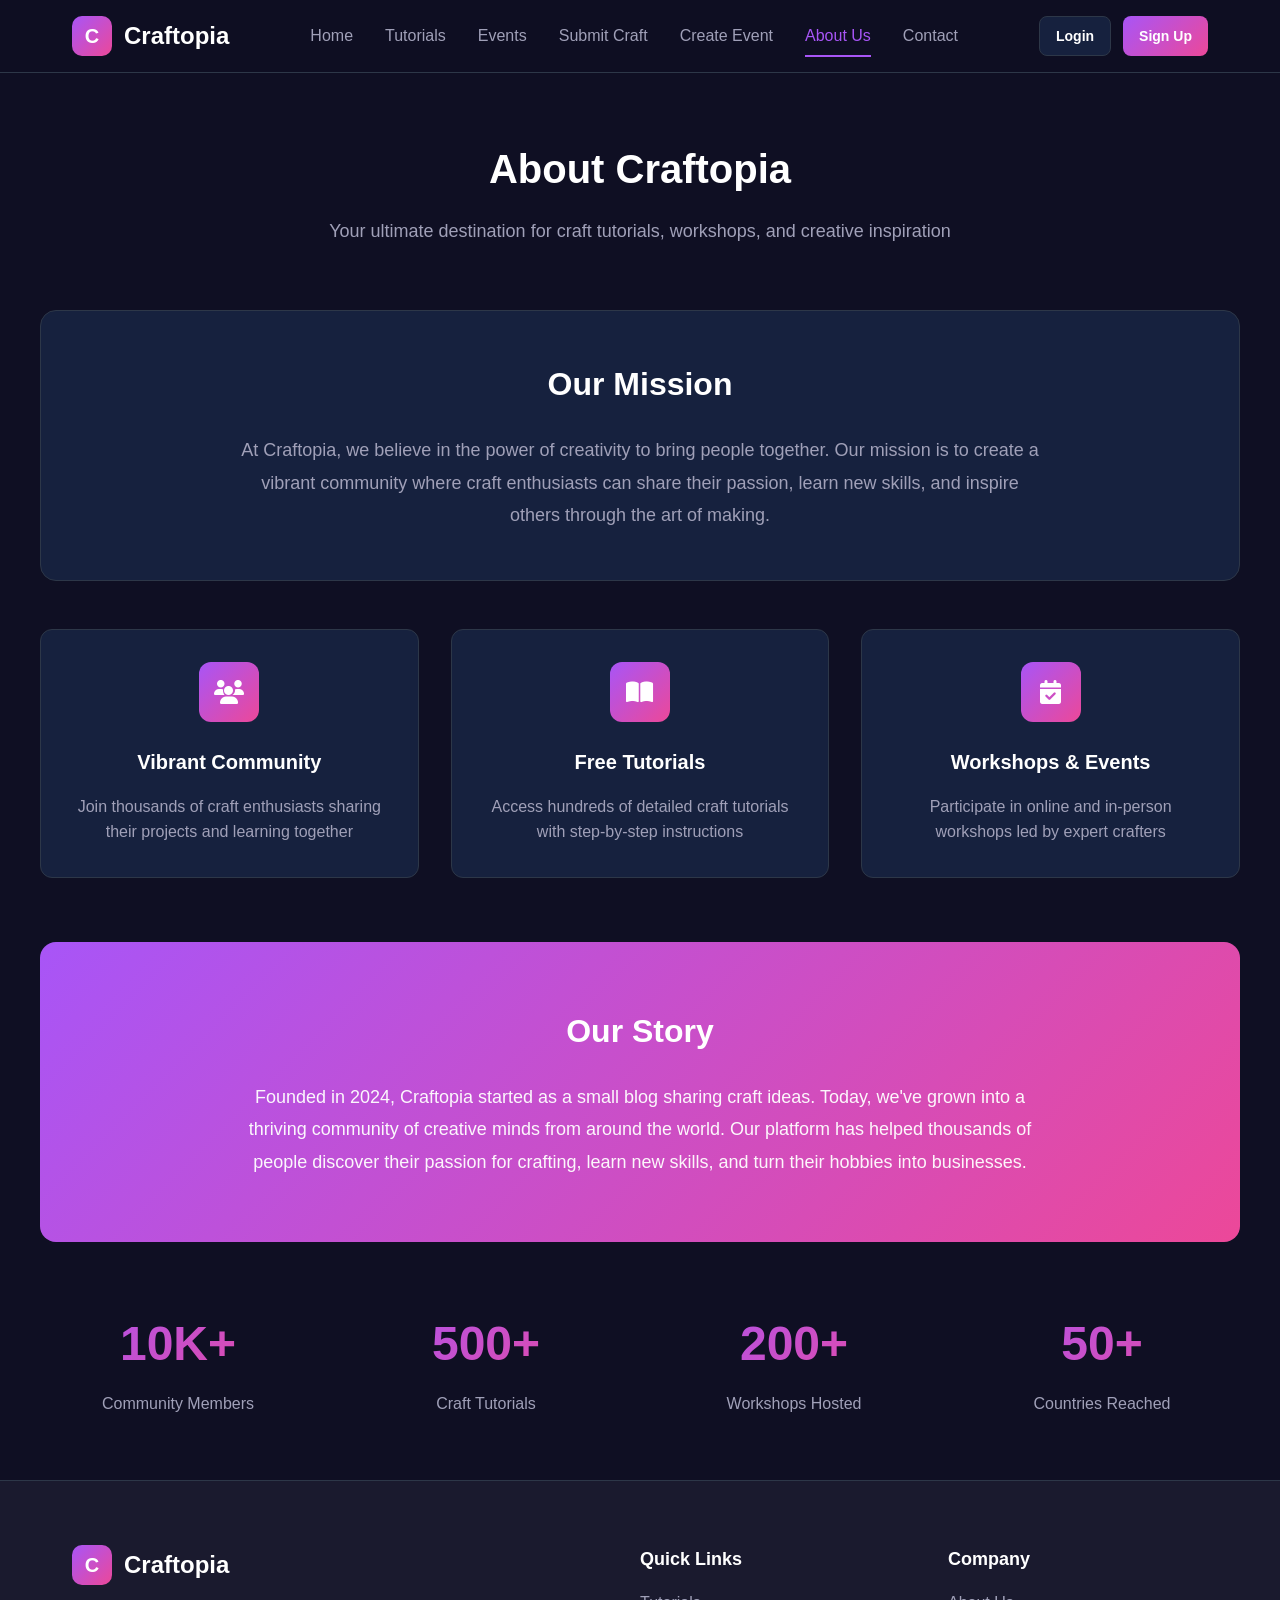
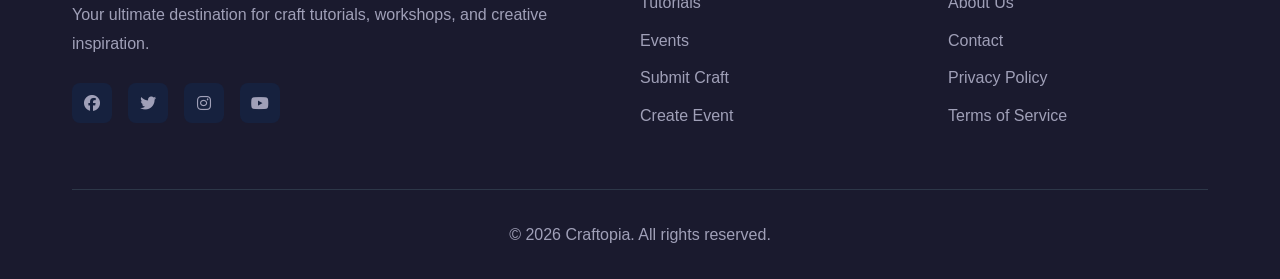
<file: about.html>
<!DOCTYPE html>
<html lang="en">
<head>
    <meta charset="UTF-8">
    <meta name="viewport" content="width=device-width, initial-scale=1.0">
    <title>About Us - Craftopia</title>
    <link rel="stylesheet" href="styles.css">
    <link rel="stylesheet" href="https://cdnjs.cloudflare.com/ajax/libs/font-awesome/6.4.0/css/all.min.css">
</head>
<body>
    <!-- Navigation -->
    <nav class="navbar">
        <div class="container">
            <div class="nav-wrapper">
                <a href="index.html" class="logo">
                    <div class="logo-icon">C</div>
                    <span class="logo-text">Craftopia</span>
                </a>
                
                <div class="nav-links" id="navLinks">
                    <a href="index.html" class="nav-link">Home</a>
                    <a href="tutorials.html" class="nav-link">Tutorials</a>
                    <a href="events.html" class="nav-link">Events</a>
                    <a href="submit-craft.html" class="nav-link">Submit Craft</a>
                    <a href="create-event.html" class="nav-link">Create Event</a>
                    <a href="about.html" class="nav-link active">About Us</a>
                    <a href="contact.html" class="nav-link">Contact</a>
                </div>

                <div class="user-menu" id="userMenu"></div>

                <button class="mobile-menu-btn" id="mobileMenuBtn">
                    <i class="fas fa-bars"></i>
                </button>
            </div>
        </div>
    </nav>

    <!-- Main Content -->
    <main>
        <div class="container" style="padding: 4rem 0;">
            <!-- Hero Section -->
            <div style="text-align: center; margin-bottom: 4rem;">
                <h1 class="section-title" style="margin-bottom: 1rem;">About Craftopia</h1>
                <p class="section-subtitle" style="max-width: 700px; margin: 0 auto;">
                    Your ultimate destination for craft tutorials, workshops, and creative inspiration
                </p>
            </div>

            <!-- Mission Section -->
            <div style="background: var(--bg-card); border-radius: 16px; padding: 3rem; border: 1px solid var(--border); margin-bottom: 3rem;">
                <h2 style="font-size: 2rem; margin-bottom: 1.5rem; text-align: center;">Our Mission</h2>
                <p style="color: var(--text-secondary); line-height: 1.8; font-size: 1.125rem; text-align: center; max-width: 800px; margin: 0 auto;">
                    At Craftopia, we believe in the power of creativity to bring people together. Our mission is to create 
                    a vibrant community where craft enthusiasts can share their passion, learn new skills, and inspire others 
                    through the art of making.
                </p>
            </div>

            <!-- Features Grid -->
            <div style="display: grid; grid-template-columns: repeat(auto-fit, minmax(300px, 1fr)); gap: 2rem; margin-bottom: 4rem;">
                <div style="background: var(--bg-card); padding: 2rem; border-radius: 12px; border: 1px solid var(--border); text-align: center;">
                    <div style="width: 60px; height: 60px; background: linear-gradient(135deg, var(--primary), var(--secondary)); border-radius: 12px; display: flex; align-items: center; justify-content: center; margin: 0 auto 1.5rem; font-size: 1.5rem;">
                        <i class="fas fa-users"></i>
                    </div>
                    <h3 style="font-size: 1.25rem; margin-bottom: 1rem;">Vibrant Community</h3>
                    <p style="color: var(--text-secondary); line-height: 1.6;">
                        Join thousands of craft enthusiasts sharing their projects and learning together
                    </p>
                </div>

                <div style="background: var(--bg-card); padding: 2rem; border-radius: 12px; border: 1px solid var(--border); text-align: center;">
                    <div style="width: 60px; height: 60px; background: linear-gradient(135deg, var(--primary), var(--secondary)); border-radius: 12px; display: flex; align-items: center; justify-content: center; margin: 0 auto 1.5rem; font-size: 1.5rem;">
                        <i class="fas fa-book-open"></i>
                    </div>
                    <h3 style="font-size: 1.25rem; margin-bottom: 1rem;">Free Tutorials</h3>
                    <p style="color: var(--text-secondary); line-height: 1.6;">
                        Access hundreds of detailed craft tutorials with step-by-step instructions
                    </p>
                </div>

                <div style="background: var(--bg-card); padding: 2rem; border-radius: 12px; border: 1px solid var(--border); text-align: center;">
                    <div style="width: 60px; height: 60px; background: linear-gradient(135deg, var(--primary), var(--secondary)); border-radius: 12px; display: flex; align-items: center; justify-content: center; margin: 0 auto 1.5rem; font-size: 1.5rem;">
                        <i class="fas fa-calendar-check"></i>
                    </div>
                    <h3 style="font-size: 1.25rem; margin-bottom: 1rem;">Workshops & Events</h3>
                    <p style="color: var(--text-secondary); line-height: 1.6;">
                        Participate in online and in-person workshops led by expert crafters
                    </p>
                </div>
            </div>

            <!-- Story Section -->
            <div style="background: linear-gradient(135deg, var(--primary), var(--secondary)); border-radius: 16px; padding: 4rem 3rem; margin-bottom: 4rem; text-align: center;">
                <h2 style="font-size: 2rem; margin-bottom: 1.5rem;">Our Story</h2>
                <p style="font-size: 1.125rem; line-height: 1.8; max-width: 800px; margin: 0 auto; opacity: 0.95;">
                    Founded in 2024, Craftopia started as a small blog sharing craft ideas. Today, we've grown into a 
                    thriving community of creative minds from around the world. Our platform has helped thousands of 
                    people discover their passion for crafting, learn new skills, and turn their hobbies into businesses.
                </p>
            </div>

            <!-- Stats Section -->
            <div style="display: grid; grid-template-columns: repeat(auto-fit, minmax(200px, 1fr)); gap: 2rem; text-align: center;">
                <div>
                    <div style="font-size: 3rem; font-weight: 700; background: linear-gradient(135deg, var(--primary), var(--secondary)); -webkit-background-clip: text; -webkit-text-fill-color: transparent;">
                        10K+
                    </div>
                    <div style="color: var(--text-secondary); margin-top: 0.5rem;">Community Members</div>
                </div>
                <div>
                    <div style="font-size: 3rem; font-weight: 700; background: linear-gradient(135deg, var(--primary), var(--secondary)); -webkit-background-clip: text; -webkit-text-fill-color: transparent;">
                        500+
                    </div>
                    <div style="color: var(--text-secondary); margin-top: 0.5rem;">Craft Tutorials</div>
                </div>
                <div>
                    <div style="font-size: 3rem; font-weight: 700; background: linear-gradient(135deg, var(--primary), var(--secondary)); -webkit-background-clip: text; -webkit-text-fill-color: transparent;">
                        200+
                    </div>
                    <div style="color: var(--text-secondary); margin-top: 0.5rem;">Workshops Hosted</div>
                </div>
                <div>
                    <div style="font-size: 3rem; font-weight: 700; background: linear-gradient(135deg, var(--primary), var(--secondary)); -webkit-background-clip: text; -webkit-text-fill-color: transparent;">
                        50+
                    </div>
                    <div style="color: var(--text-secondary); margin-top: 0.5rem;">Countries Reached</div>
                </div>
            </div>
        </div>
    </main>

    <!-- Footer -->
    <footer class="footer">
        <div class="container">
            <div class="footer-grid">
                <div class="footer-brand">
                    <div class="logo">
                        <div class="logo-icon">C</div>
                        <span class="logo-text">Craftopia</span>
                    </div>
                    <p class="footer-description">
                        Your ultimate destination for craft tutorials, workshops, and creative inspiration.
                    </p>
                    <div class="social-links">
                        <a href="#"><i class="fab fa-facebook"></i></a>
                        <a href="#"><i class="fab fa-twitter"></i></a>
                        <a href="#"><i class="fab fa-instagram"></i></a>
                        <a href="#"><i class="fab fa-youtube"></i></a>
                    </div>
                </div>

                <div class="footer-links">
                    <h3>Quick Links</h3>
                    <ul>
                        <li><a href="tutorials.html">Tutorials</a></li>
                        <li><a href="events.html">Events</a></li>
                        <li><a href="submit-craft.html">Submit Craft</a></li>
                        <li><a href="create-event.html">Create Event</a></li>
                    </ul>
                </div>

                <div class="footer-links">
                    <h3>Company</h3>
                    <ul>
                        <li><a href="about.html">About Us</a></li>
                        <li><a href="contact.html">Contact</a></li>
                        <li><a href="#">Privacy Policy</a></li>
                        <li><a href="#">Terms of Service</a></li>
                    </ul>
                </div>
            </div>

            <div class="footer-bottom">
                <p>&copy; 2026 Craftopia. All rights reserved.</p>
            </div>
        </div>
    </footer>

    <script src="script.js"></script>
</body>
</html>
</file>
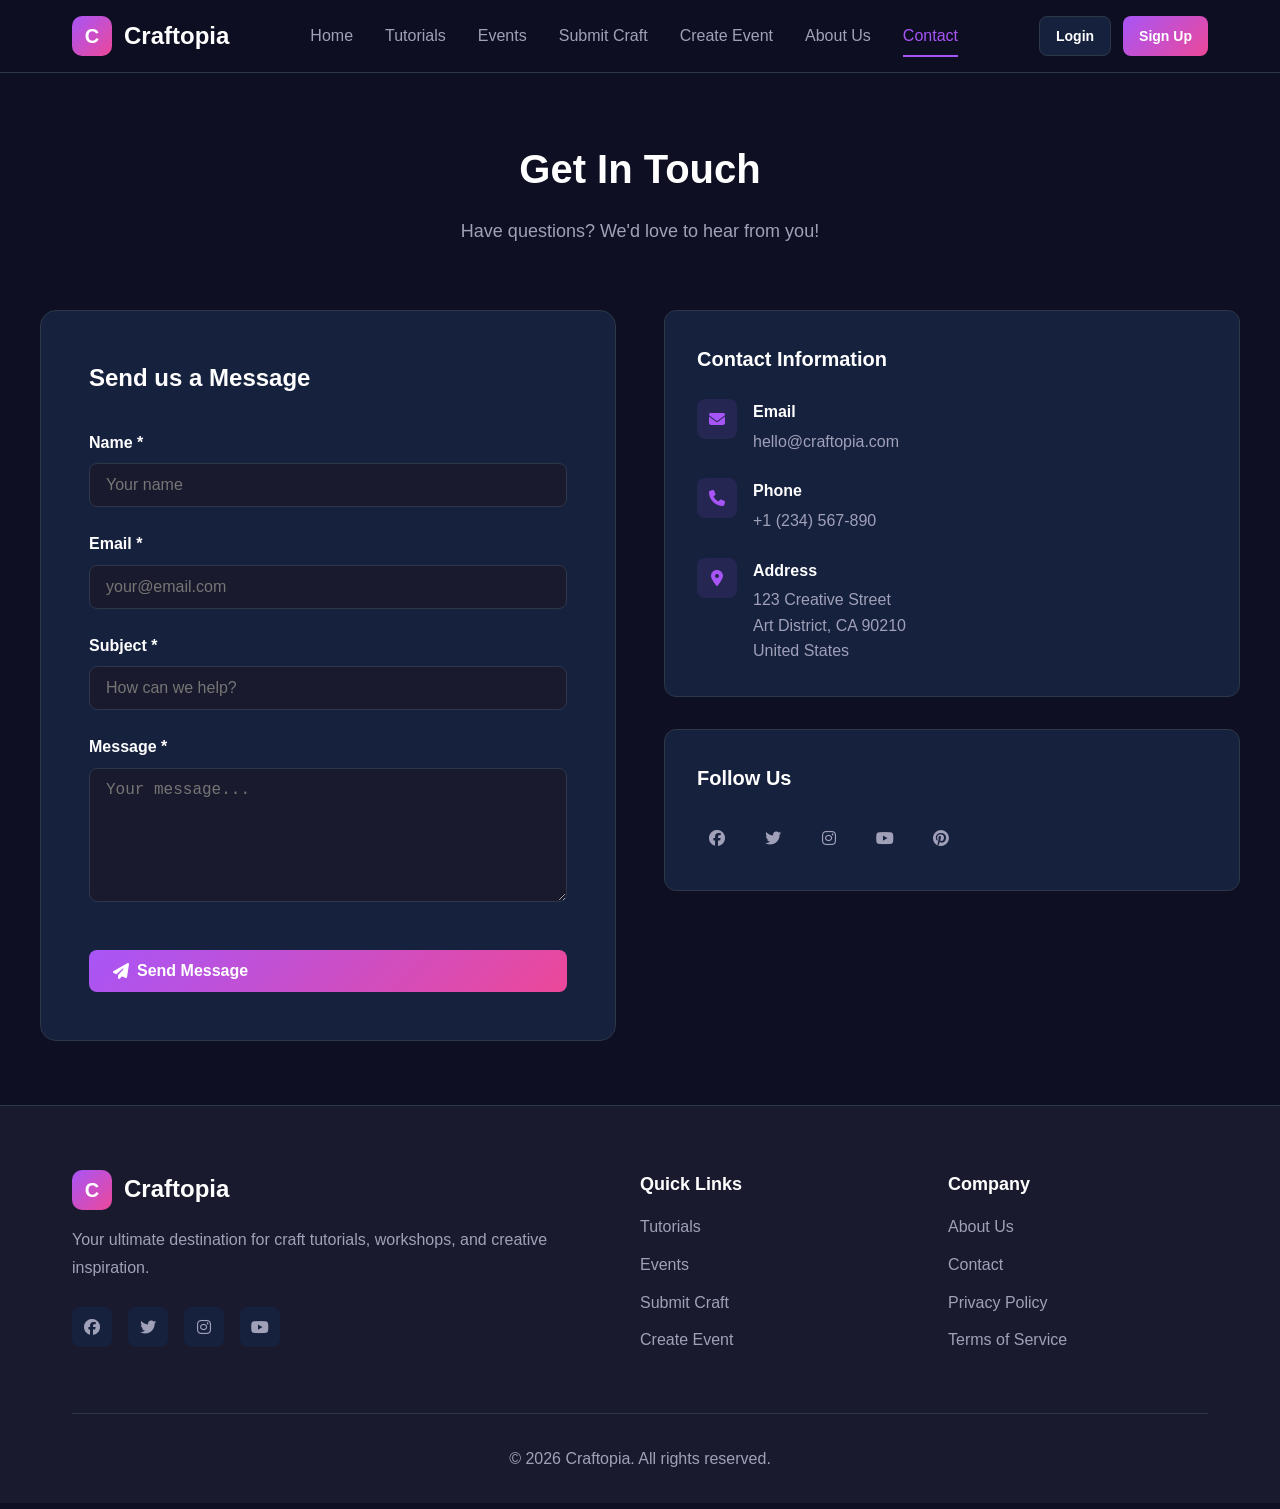
<file: contact.html>
<!DOCTYPE html>
<html lang="en">
<head>
    <meta charset="UTF-8">
    <meta name="viewport" content="width=device-width, initial-scale=1.0">
    <title>Contact Us - Craftopia</title>
    <link rel="stylesheet" href="styles.css">
    <link rel="stylesheet" href="https://cdnjs.cloudflare.com/ajax/libs/font-awesome/6.4.0/css/all.min.css">
</head>
<body>
    <!-- Navigation -->
    <nav class="navbar">
        <div class="container">
            <div class="nav-wrapper">
                <a href="index.html" class="logo">
                    <div class="logo-icon">C</div>
                    <span class="logo-text">Craftopia</span>
                </a>
                
                <div class="nav-links" id="navLinks">
                    <a href="index.html" class="nav-link">Home</a>
                    <a href="tutorials.html" class="nav-link">Tutorials</a>
                    <a href="events.html" class="nav-link">Events</a>
                    <a href="submit-craft.html" class="nav-link">Submit Craft</a>
                    <a href="create-event.html" class="nav-link">Create Event</a>
                    <a href="about.html" class="nav-link">About Us</a>
                    <a href="contact.html" class="nav-link active">Contact</a>
                </div>

                <div class="user-menu" id="userMenu"></div>

                <button class="mobile-menu-btn" id="mobileMenuBtn">
                    <i class="fas fa-bars"></i>
                </button>
            </div>
        </div>
    </nav>

    <!-- Main Content -->
    <main>
        <div class="container" style="padding: 4rem 0;">
            <div style="text-align: center; margin-bottom: 4rem;">
                <h1 class="section-title" style="margin-bottom: 1rem;">Get In Touch</h1>
                <p class="section-subtitle">
                    Have questions? We'd love to hear from you!
                </p>
            </div>

            <div style="display: grid; grid-template-columns: 1fr 1fr; gap: 3rem;">
                <!-- Contact Form -->
                <div>
                    <div class="form-card">
                        <h2 style="font-size: 1.5rem; margin-bottom: 2rem;">Send us a Message</h2>
                        
                        <div id="message" class="alert" style="display: none;"></div>

                        <form id="contactForm">
                            <div class="form-group">
                                <label class="form-label">Name *</label>
                                <input type="text" id="name" class="form-input" placeholder="Your name" required>
                            </div>

                            <div class="form-group">
                                <label class="form-label">Email *</label>
                                <input type="email" id="email" class="form-input" placeholder="your@email.com" required>
                            </div>

                            <div class="form-group">
                                <label class="form-label">Subject *</label>
                                <input type="text" id="subject" class="form-input" placeholder="How can we help?" required>
                            </div>

                            <div class="form-group">
                                <label class="form-label">Message *</label>
                                <textarea id="messageText" class="form-textarea" rows="6" placeholder="Your message..." required></textarea>
                            </div>

                            <button type="submit" class="btn btn-primary form-submit">
                                <i class="fas fa-paper-plane"></i>
                                Send Message
                            </button>
                        </form>
                    </div>
                </div>

                <!-- Contact Info -->
                <div>
                    <div style="background: var(--bg-card); padding: 2rem; border-radius: 12px; border: 1px solid var(--border); margin-bottom: 2rem;">
                        <h3 style="font-size: 1.25rem; margin-bottom: 1.5rem;">Contact Information</h3>
                        
                        <div style="display: flex; flex-direction: column; gap: 1.5rem;">
                            <div style="display: flex; align-items: start; gap: 1rem;">
                                <div style="width: 40px; height: 40px; background: rgba(168, 85, 247, 0.1); border-radius: 8px; display: flex; align-items: center; justify-content: center; color: var(--primary); flex-shrink: 0;">
                                    <i class="fas fa-envelope"></i>
                                </div>
                                <div>
                                    <div style="font-weight: 600; margin-bottom: 0.25rem;">Email</div>
                                    <a href="mailto:hello@craftopia.com" style="color: var(--text-secondary); text-decoration: none;">hello@craftopia.com</a>
                                </div>
                            </div>

                            <div style="display: flex; align-items: start; gap: 1rem;">
                                <div style="width: 40px; height: 40px; background: rgba(168, 85, 247, 0.1); border-radius: 8px; display: flex; align-items: center; justify-content: center; color: var(--primary); flex-shrink: 0;">
                                    <i class="fas fa-phone"></i>
                                </div>
                                <div>
                                    <div style="font-weight: 600; margin-bottom: 0.25rem;">Phone</div>
                                    <a href="tel:+1234567890" style="color: var(--text-secondary); text-decoration: none;">+1 (234) 567-890</a>
                                </div>
                            </div>

                            <div style="display: flex; align-items: start; gap: 1rem;">
                                <div style="width: 40px; height: 40px; background: rgba(168, 85, 247, 0.1); border-radius: 8px; display: flex; align-items: center; justify-content: center; color: var(--primary); flex-shrink: 0;">
                                    <i class="fas fa-map-marker-alt"></i>
                                </div>
                                <div>
                                    <div style="font-weight: 600; margin-bottom: 0.25rem;">Address</div>
                                    <p style="color: var(--text-secondary); line-height: 1.6;">
                                        123 Creative Street<br>
                                        Art District, CA 90210<br>
                                        United States
                                    </p>
                                </div>
                            </div>
                        </div>
                    </div>

                    <div style="background: var(--bg-card); padding: 2rem; border-radius: 12px; border: 1px solid var(--border);">
                        <h3 style="font-size: 1.25rem; margin-bottom: 1.5rem;">Follow Us</h3>
                        <div class="social-links" style="justify-content: start;">
                            <a href="#"><i class="fab fa-facebook"></i></a>
                            <a href="#"><i class="fab fa-twitter"></i></a>
                            <a href="#"><i class="fab fa-instagram"></i></a>
                            <a href="#"><i class="fab fa-youtube"></i></a>
                            <a href="#"><i class="fab fa-pinterest"></i></a>
                        </div>
                    </div>
                </div>
            </div>
        </div>
    </main>

    <!-- Footer -->
    <footer class="footer">
        <div class="container">
            <div class="footer-grid">
                <div class="footer-brand">
                    <div class="logo">
                        <div class="logo-icon">C</div>
                        <span class="logo-text">Craftopia</span>
                    </div>
                    <p class="footer-description">
                        Your ultimate destination for craft tutorials, workshops, and creative inspiration.
                    </p>
                    <div class="social-links">
                        <a href="#"><i class="fab fa-facebook"></i></a>
                        <a href="#"><i class="fab fa-twitter"></i></a>
                        <a href="#"><i class="fab fa-instagram"></i></a>
                        <a href="#"><i class="fab fa-youtube"></i></a>
                    </div>
                </div>

                <div class="footer-links">
                    <h3>Quick Links</h3>
                    <ul>
                        <li><a href="tutorials.html">Tutorials</a></li>
                        <li><a href="events.html">Events</a></li>
                        <li><a href="submit-craft.html">Submit Craft</a></li>
                        <li><a href="create-event.html">Create Event</a></li>
                    </ul>
                </div>

                <div class="footer-links">
                    <h3>Company</h3>
                    <ul>
                        <li><a href="about.html">About Us</a></li>
                        <li><a href="contact.html">Contact</a></li>
                        <li><a href="#">Privacy Policy</a></li>
                        <li><a href="#">Terms of Service</a></li>
                    </ul>
                </div>
            </div>

            <div class="footer-bottom">
                <p>&copy; 2026 Craftopia. All rights reserved.</p>
            </div>
        </div>
    </footer>

    <script src="script.js"></script>
    <script src="contact.js"></script>
</body>
</html>
</file>
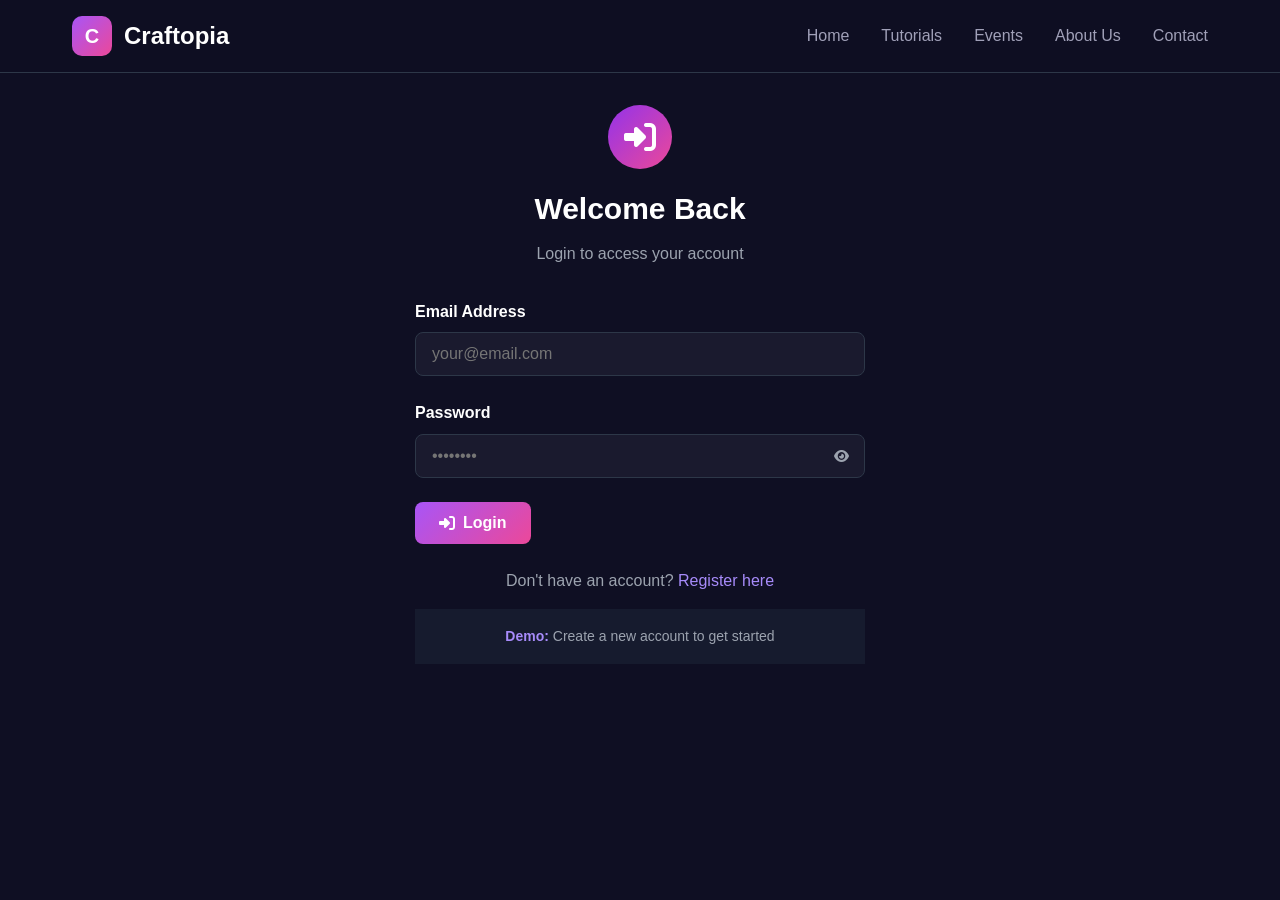
<file: create-event.html>
<!DOCTYPE html>
<html lang="en">
<head>
    <meta charset="UTF-8">
    <meta name="viewport" content="width=device-width, initial-scale=1.0">
    <title>Create Event - Craftopia</title>
    <link rel="stylesheet" href="styles.css">
    <link rel="stylesheet" href="https://cdnjs.cloudflare.com/ajax/libs/font-awesome/6.4.0/css/all.min.css">
</head>
<body>
    <!-- Navigation -->
    <nav class="navbar">
        <div class="container">
            <div class="nav-wrapper">
                <a href="index.html" class="logo">
                    <div class="logo-icon">C</div>
                    <span class="logo-text">Craftopia</span>
                </a>
                
                <div class="nav-links" id="navLinks">
                    <a href="index.html" class="nav-link">Home</a>
                    <a href="tutorials.html" class="nav-link">Tutorials</a>
                    <a href="events.html" class="nav-link">Events</a>
                    <a href="submit-craft.html" class="nav-link">Submit Craft</a>
                    <a href="create-event.html" class="nav-link active">Create Event</a>
                    <a href="about.html" class="nav-link">About Us</a>
                    <a href="contact.html" class="nav-link">Contact</a>
                </div>

                <div class="user-menu" id="userMenu"></div>

                <button class="mobile-menu-btn" id="mobileMenuBtn">
                    <i class="fas fa-bars"></i>
                </button>
            </div>
        </div>
    </nav>

    <!-- Main Content -->
    <main>
        <div class="container">
            <div class="form-container" style="max-width: 800px;">
                <div class="form-card">
                    <div class="form-header">
                        <h1 class="form-title">Create Workshop/Event</h1>
                        <p class="form-subtitle">Organize a craft workshop or exhibition</p>
                    </div>

                    <div id="message" class="alert" style="display: none;"></div>

                    <form id="createEventForm">
                        <div class="form-group">
                            <label class="form-label">Event Title *</label>
                            <input type="text" id="title" class="form-input" placeholder="e.g., Watercolor Painting Workshop" required>
                        </div>

                        <div class="form-group">
                            <label class="form-label">Description *</label>
                            <textarea id="description" class="form-textarea" placeholder="Describe your event..." required></textarea>
                        </div>

                        <div class="form-row">
                            <div class="form-group">
                                <label class="form-label">Category *</label>
                                <select id="category" class="form-select" required>
                                    <option value="">Select category</option>
                                    <option value="Painting">Painting</option>
                                    <option value="Pottery">Pottery</option>
                                    <option value="Jewelry">Jewelry</option>
                                    <option value="Crafts">Crafts</option>
                                    <option value="Knitting">Knitting</option>
                                    <option value="Exhibition">Exhibition</option>
                                    <option value="Other">Other</option>
                                </select>
                            </div>

                            <div class="form-group">
                                <label class="form-label">Event Type *</label>
                                <select id="eventType" class="form-select" required>
                                    <option value="">Select type</option>
                                    <option value="online">Online</option>
                                    <option value="offline">Offline</option>
                                </select>
                            </div>
                        </div>

                        <div class="form-row">
                            <div class="form-group">
                                <label class="form-label">Date *</label>
                                <input type="date" id="date" class="form-input" required>
                            </div>

                            <div class="form-group">
                                <label class="form-label">Time *</label>
                                <input type="time" id="time" class="form-input" required>
                            </div>
                        </div>

                        <div class="form-group">
                            <label class="form-label">Location *</label>
                            <input type="text" id="location" class="form-input" placeholder="Address or Zoom link" required>
                            <span class="form-hint">For online events, add meeting link here</span>
                        </div>

                        <div class="form-row">
                            <div class="form-group">
                                <label class="form-label">Price (Rupees) *</label>
                                <input type="number" id="price" class="form-input" min="0" step="0.01" placeholder="0.00" required>
                            </div>

                            <div class="form-group">
                                <label class="form-label">Max Participants *</label>
                                <input type="number" id="maxParticipants" class="form-input" min="1" placeholder="20" required>
                            </div>
                        </div>

                        <div class="form-group">
                            <label class="form-label">Event Image URL *</label>
                            <input type="url" id="imageUrl" class="form-input" placeholder="https://example.com/image.jpg" required>
                            <span class="form-hint">Paste a link to your event image</span>
                        </div>

                        <button type="submit" class="btn btn-primary form-submit">
                            <i class="fas fa-calendar-plus"></i>
                            Create Event
                        </button>
                    </form>
                </div>
            </div>
        </div>
    </main>

    <!-- Footer -->
    <footer class="footer">
        <div class="container">
            <div class="footer-grid">
                <div class="footer-brand">
                    <div class="logo">
                        <div class="logo-icon">C</div>
                        <span class="logo-text">Craftopia</span>
                    </div>
                    <p class="footer-description">
                        Your ultimate destination for craft tutorials and creative inspiration.
                    </p>
                    <div class="social-links">
                        <a href="#"><i class="fab fa-facebook"></i></a>
                        <a href="#"><i class="fab fa-twitter"></i></a>
                        <a href="#"><i class="fab fa-instagram"></i></a>
                        <a href="#"><i class="fab fa-youtube"></i></a>
                    </div>
                </div>

                <div class="footer-links">
                    <h3>Quick Links</h3>
                    <ul>
                        <li><a href="tutorials.html">Tutorials</a></li>
                        <li><a href="events.html">Events</a></li>
                        <li><a href="submit-craft.html">Submit Craft</a></li>
                        <li><a href="create-event.html">Create Event</a></li>
                    </ul>
                </div>

                <div class="footer-links">
                    <h3>Company</h3>
                    <ul>
                        <li><a href="about.html">About Us</a></li>
                        <li><a href="contact.html">Contact</a></li>
                        <li><a href="#">Privacy Policy</a></li>
                        <li><a href="#">Terms of Service</a></li>
                    </ul>
                </div>
            </div>

            <div class="footer-bottom">
                <p>&copy; 2026 Craftopia. All rights reserved.</p>
            </div>
        </div>
    </footer>

    <script src="script.js"></script>
    <script src="create-event.js"></script>
</body>
</html>
</file>
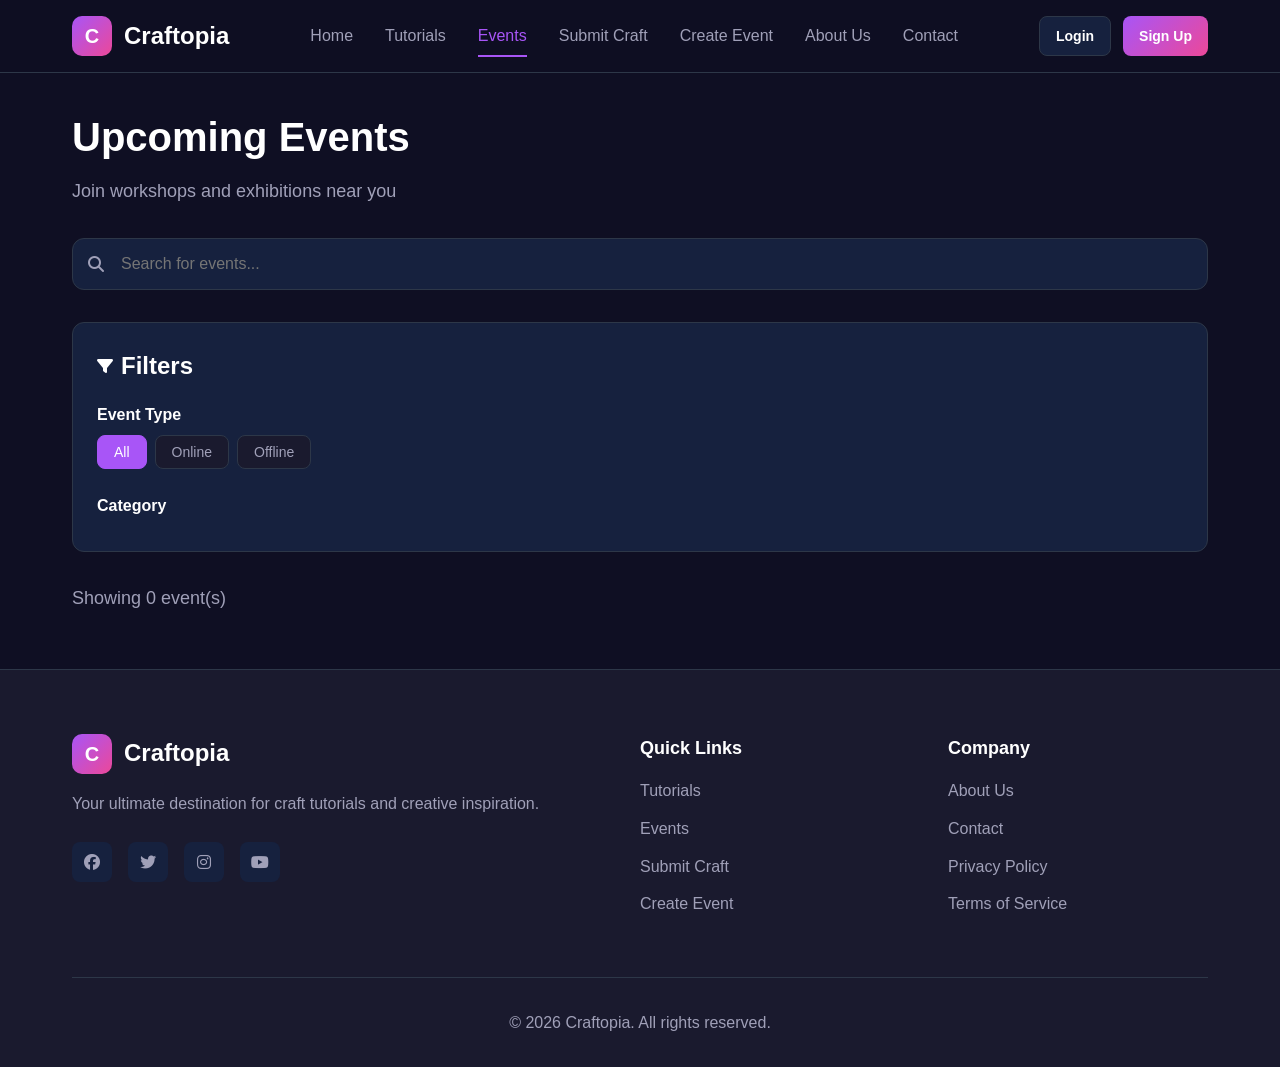
<file: event-detail.html>
<!DOCTYPE html>
<html lang="en">
<head>
    <meta charset="UTF-8">
    <meta name="viewport" content="width=device-width, initial-scale=1.0">
    <title>Event Detail - Craftopia</title>
    <link rel="stylesheet" href="styles.css">
    <link rel="stylesheet" href="https://cdnjs.cloudflare.com/ajax/libs/font-awesome/6.4.0/css/all.min.css">
</head>
<body>
    <!-- Navigation -->
    <nav class="navbar">
        <div class="container">
            <div class="nav-wrapper">
                <a href="index.html" class="logo">
                    <div class="logo-icon">C</div>
                    <span class="logo-text">Craftopia</span>
                </a>
                
                <div class="nav-links" id="navLinks">
                    <a href="index.html" class="nav-link">Home</a>
                    <a href="tutorials.html" class="nav-link">Tutorials</a>
                    <a href="events.html" class="nav-link active">Events</a>
                    <a href="submit-craft.html" class="nav-link">Submit Craft</a>
                    <a href="create-event.html" class="nav-link">Create Event</a>
                    <a href="about.html" class="nav-link">About Us</a>
                    <a href="contact.html" class="nav-link">Contact</a>
                </div>

                <div class="user-menu" id="userMenu"></div>

                <button class="mobile-menu-btn" id="mobileMenuBtn">
                    <i class="fas fa-bars"></i>
                </button>
            </div>
        </div>
    </nav>

    <!-- Main Content -->
    <main>
        <div class="container">
            <div class="detail-hero">
                <a href="events.html" style="color: var(--primary); text-decoration: none; display: inline-flex; align-items: center; gap: 0.5rem; margin-bottom: 2rem;">
                    <i class="fas fa-arrow-left"></i>
                    Back to Events
                </a>
                <div id="eventHeader"></div>
            </div>

            <div class="detail-content">
                <div class="detail-main" id="eventContent"></div>
                <div class="detail-sidebar" id="eventSidebar"></div>
            </div>
        </div>
    </main>

    <!-- Footer -->
    <footer class="footer">
        <div class="container">
            <div class="footer-grid">
                <div class="footer-brand">
                    <div class="logo">
                        <div class="logo-icon">C</div>
                        <span class="logo-text">Craftopia</span>
                    </div>
                    <p class="footer-description">
                        Your ultimate destination for craft tutorials and creative inspiration.
                    </p>
                    <div class="social-links">
                        <a href="#"><i class="fab fa-facebook"></i></a>
                        <a href="#"><i class="fab fa-twitter"></i></a>
                        <a href="#"><i class="fab fa-instagram"></i></a>
                        <a href="#"><i class="fab fa-youtube"></i></a>
                    </div>
                </div>

                <div class="footer-links">
                    <h3>Quick Links</h3>
                    <ul>
                        <li><a href="tutorials.html">Tutorials</a></li>
                        <li><a href="events.html">Events</a></li>
                        <li><a href="submit-craft.html">Submit Craft</a></li>
                        <li><a href="create-event.html">Create Event</a></li>
                    </ul>
                </div>

                <div class="footer-links">
                    <h3>Company</h3>
                    <ul>
                        <li><a href="about.html">About Us</a></li>
                        <li><a href="contact.html">Contact</a></li>
                        <li><a href="#">Privacy Policy</a></li>
                        <li><a href="#">Terms of Service</a></li>
                    </ul>
                </div>
            </div>

            <div class="footer-bottom">
                <p>&copy; 2026 Craftopia. All rights reserved.</p>
            </div>
        </div>
    </footer>

    <script src="script.js"></script>
    <script src="event-detail.js"></script>
</body>
</html>
</file>
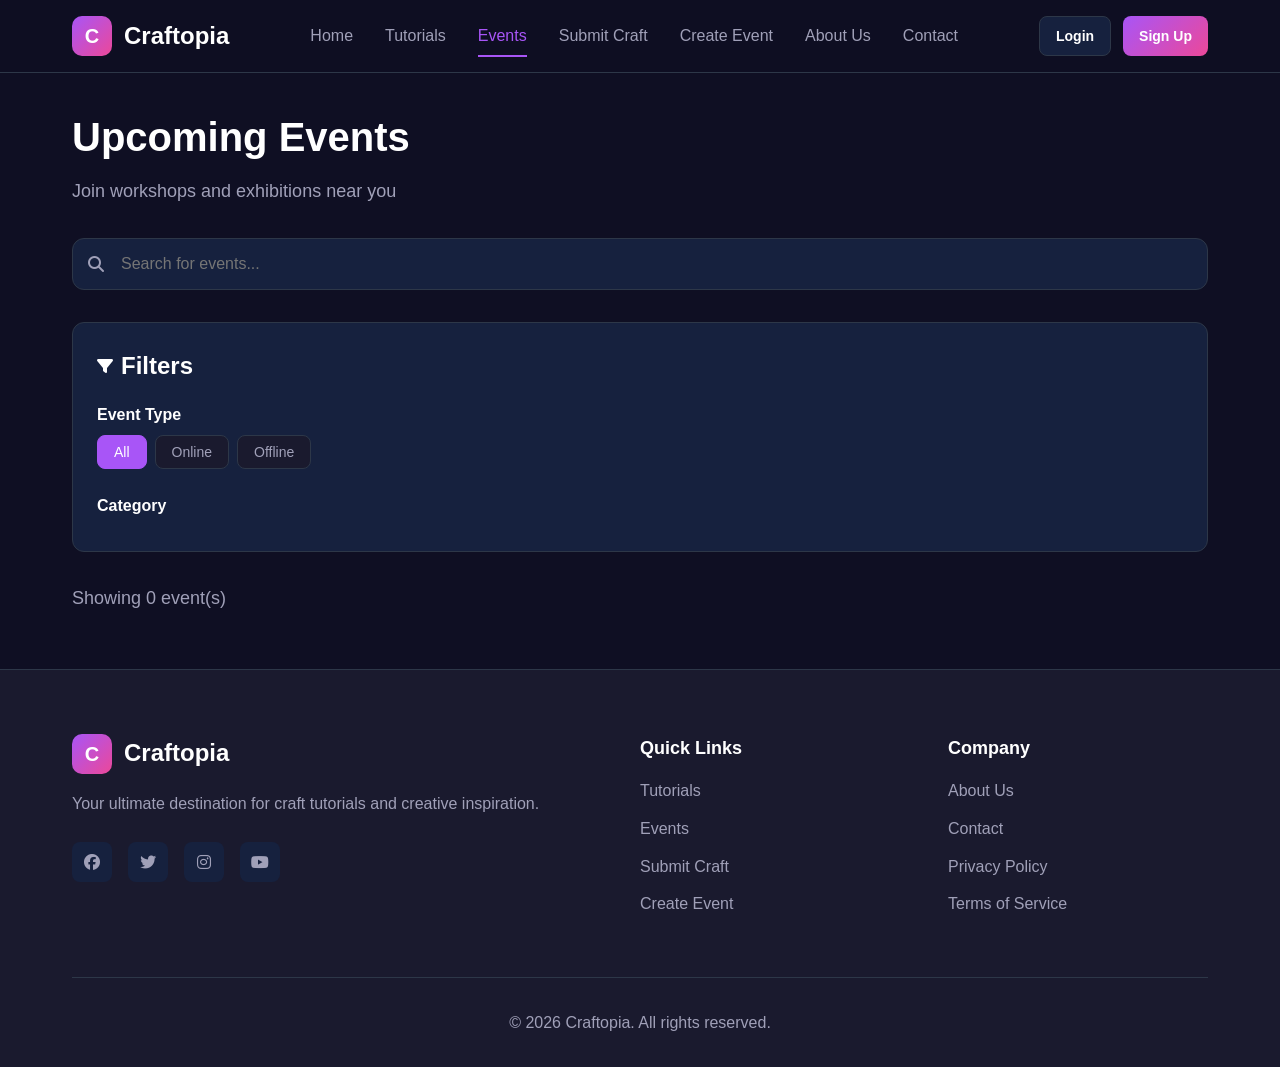
<file: events.html>
<!DOCTYPE html>
<html lang="en">
<head>
    <meta charset="UTF-8">
    <meta name="viewport" content="width=device-width, initial-scale=1.0">
    <title>Events - Craftopia</title>
    <link rel="stylesheet" href="styles.css">
    <link rel="stylesheet" href="https://cdnjs.cloudflare.com/ajax/libs/font-awesome/6.4.0/css/all.min.css">
</head>
<body>
    <!-- Navigation -->
    <nav class="navbar">
        <div class="container">
            <div class="nav-wrapper">
                <a href="index.html" class="logo">
                    <div class="logo-icon">C</div>
                    <span class="logo-text">Craftopia</span>
                </a>
                
                <div class="nav-links" id="navLinks">
                    <a href="index.html" class="nav-link">Home</a>
                    <a href="tutorials.html" class="nav-link">Tutorials</a>
                    <a href="events.html" class="nav-link active">Events</a>
                    <a href="submit-craft.html" class="nav-link">Submit Craft</a>
                    <a href="create-event.html" class="nav-link">Create Event</a>
                    <a href="about.html" class="nav-link">About Us</a>
                    <a href="contact.html" class="nav-link">Contact</a>
                </div>

                <div class="user-menu" id="userMenu"></div>

                <button class="mobile-menu-btn" id="mobileMenuBtn">
                    <i class="fas fa-bars"></i>
                </button>
            </div>
        </div>
    </nav>

    <!-- Main Content -->
    <main style="padding: 2rem 0;">
        <div class="container">
            <!-- Header -->
            <div style="margin-bottom: 2rem;">
                <h1 class="section-title">Upcoming Events</h1>
                <p class="section-subtitle">Join workshops and exhibitions near you</p>
            </div>

            <!-- Search Bar -->
            <div class="search-bar">
                <i class="fas fa-search"></i>
                <input type="text" id="searchInput" class="search-input" placeholder="Search for events...">
            </div>

            <!-- Filters -->
            <div class="filter-section">
                <div class="filter-header">
                    <i class="fas fa-filter"></i>
                    <h2>Filters</h2>
                </div>

                <div class="filter-group">
                    <label class="form-label">Event Type</label>
                    <div class="filter-buttons" id="typeFilters">
                        <button class="filter-btn active" data-type="all">All</button>
                        <button class="filter-btn" data-type="online">Online</button>
                        <button class="filter-btn" data-type="offline">Offline</button>
                    </div>
                </div>

                <div class="filter-group">
                    <label class="form-label">Category</label>
                    <div class="filter-buttons" id="categoryFilters"></div>
                </div>
            </div>

            <!-- Results Count -->
            <div style="margin-bottom: 1.5rem;">
                <p class="section-subtitle">Showing <span id="resultsCount">0</span> event(s)</p>
            </div>

            <!-- Events Grid -->
            <div class="event-grid" id="eventsGrid"></div>

            <!-- Empty State -->
            <div id="emptyState" class="empty-state" style="display: none;">
                <div class="empty-icon">
                    <i class="fas fa-calendar"></i>
                </div>
                <h3 class="empty-title">No events found</h3>
                <p class="empty-description">Try adjusting your search or filters.</p>
            </div>
        </div>
    </main>

    <!-- Footer -->
    <footer class="footer">
        <div class="container">
            <div class="footer-grid">
                <div class="footer-brand">
                    <div class="logo">
                        <div class="logo-icon">C</div>
                        <span class="logo-text">Craftopia</span>
                    </div>
                    <p class="footer-description">
                        Your ultimate destination for craft tutorials and creative inspiration.
                    </p>
                    <div class="social-links">
                        <a href="#"><i class="fab fa-facebook"></i></a>
                        <a href="#"><i class="fab fa-twitter"></i></a>
                        <a href="#"><i class="fab fa-instagram"></i></a>
                        <a href="#"><i class="fab fa-youtube"></i></a>
                    </div>
                </div>

                <div class="footer-links">
                    <h3>Quick Links</h3>
                    <ul>
                        <li><a href="tutorials.html">Tutorials</a></li>
                        <li><a href="events.html">Events</a></li>
                        <li><a href="submit-craft.html">Submit Craft</a></li>
                        <li><a href="create-event.html">Create Event</a></li>
                    </ul>
                </div>

                <div class="footer-links">
                    <h3>Company</h3>
                    <ul>
                        <li><a href="about.html">About Us</a></li>
                        <li><a href="contact.html">Contact</a></li>
                        <li><a href="#">Privacy Policy</a></li>
                        <li><a href="#">Terms of Service</a></li>
                    </ul>
                </div>
            </div>

            <div class="footer-bottom">
                <p>&copy; 2026 Craftopia. All rights reserved.</p>
            </div>
        </div>
    </footer>

    <script src="script.js"></script>
    <script src="events.js"></script>
</body>
</html>
</file>
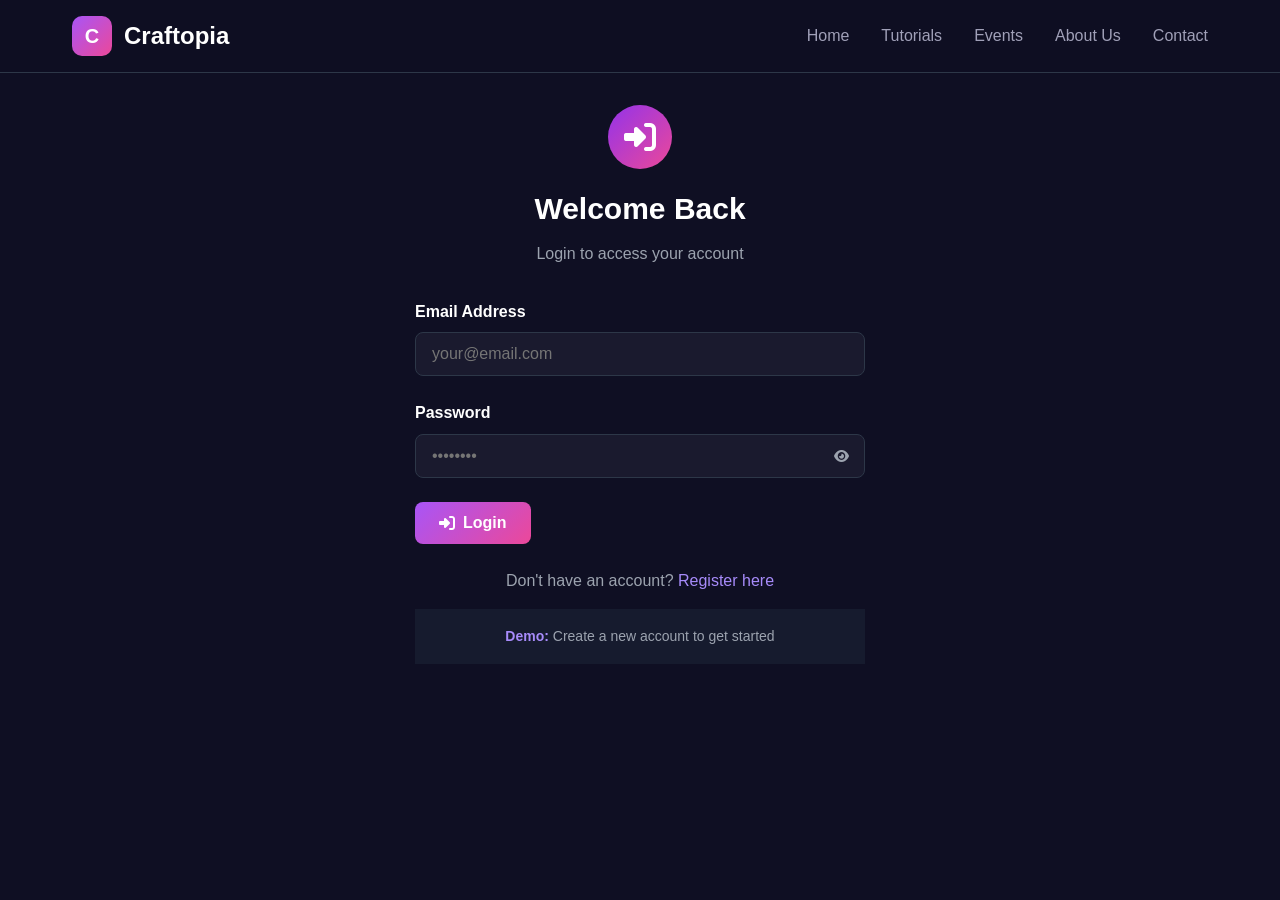
<file: login.html>
<!DOCTYPE html>
<html lang="en">
<head>
    <meta charset="UTF-8">
    <meta name="viewport" content="width=device-width, initial-scale=1.0">
    <title>Login - Craftopia</title>
    <link rel="stylesheet" href="styles.css">
    <link rel="stylesheet" href="https://cdnjs.cloudflare.com/ajax/libs/font-awesome/6.4.0/css/all.min.css">
</head>
<body>
    <nav class="navbar">
        <div class="container">
            <div class="nav-wrapper">
                <a href="index.html" class="logo">
                    <div class="logo-icon">C</div>
                    <span class="logo-text">Craftopia</span>
                </a>
                <div class="nav-links" id="navLinks">
                    <a href="index.html" class="nav-link">Home</a>
                    <a href="tutorials.html" class="nav-link">Tutorials</a>
                    <a href="events.html" class="nav-link">Events</a>
                    <a href="about.html" class="nav-link">About Us</a>
                    <a href="contact.html" class="nav-link">Contact</a>
                </div>
                <button class="mobile-menu-btn" id="mobileMenuBtn">
                    <i class="fas fa-bars"></i>
                </button>
            </div>
        </div>
    </nav>

    <main style="min-height: calc(100vh - 300px); display: flex; align-items: center; justify-content: center; padding: 2rem 1rem;">
        <div style="max-width: 450px; width: 100%;">
            <div class="card">
                <div style="text-align: center; margin-bottom: 2rem;">
                    <div style="width: 64px; height: 64px; background: linear-gradient(135deg, #9333ea, #ec4899); border-radius: 50%; display: flex; align-items: center; justify-content: center; margin: 0 auto 1rem;">
                        <i class="fas fa-sign-in-alt" style="font-size: 2rem; color: white;"></i>
                    </div>
                    <h2 style="font-size: 1.875rem; font-weight: bold; color: white; margin-bottom: 0.5rem;">Welcome Back</h2>
                    <p style="color: #9ca3af;">Login to access your account</p>
                </div>

                <form id="loginForm">
                    <div id="message" class="alert alert-error" style="display: none;"></div>

                    <div class="form-group">
                        <label for="email" class="form-label">Email Address</label>
                        <input type="email" id="email" class="form-input" placeholder="your@email.com" required>
                    </div>

                    <div class="form-group">
                        <label for="password" class="form-label">Password</label>
                        <div style="position: relative;">
                            <input type="password" id="password" class="form-input" placeholder="••••••••" required>
                            <button type="button" id="togglePassword" style="position: absolute; right: 1rem; top: 50%; transform: translateY(-50%); background: none; border: none; color: #9ca3af; cursor: pointer;">
                                <i class="fas fa-eye"></i>
                            </button>
                        </div>
                    </div>

                    <button type="submit" class="btn btn-primary">
                     <i class="fas fa-sign-in-alt"></i> Login
                       </button>             
  </form>

                <div style="margin-top: 1.5rem; text-align: center; color: #9ca3af;">
                    Don't have an account? 
                    <a href="register.html" style="color: #a78bfa; text-decoration: none; font-weight: 500;">Register here</a>
                </div>
            </div>

            <div class="card" style="margin-top: 1rem; padding: 1rem; background-color: rgba(30, 41, 59, 0.5);">
                <p style="text-align: center; font-size: 0.875rem; color: #9ca3af;">
                    <span style="font-weight: 600; color: #a78bfa;">Demo:</span> Create a new account to get started
                </p>
            </div>
        </div>
    </main>

    <script src="script.js"></script>
    <script src="login.js"></script>
</body>
</html>
</file>
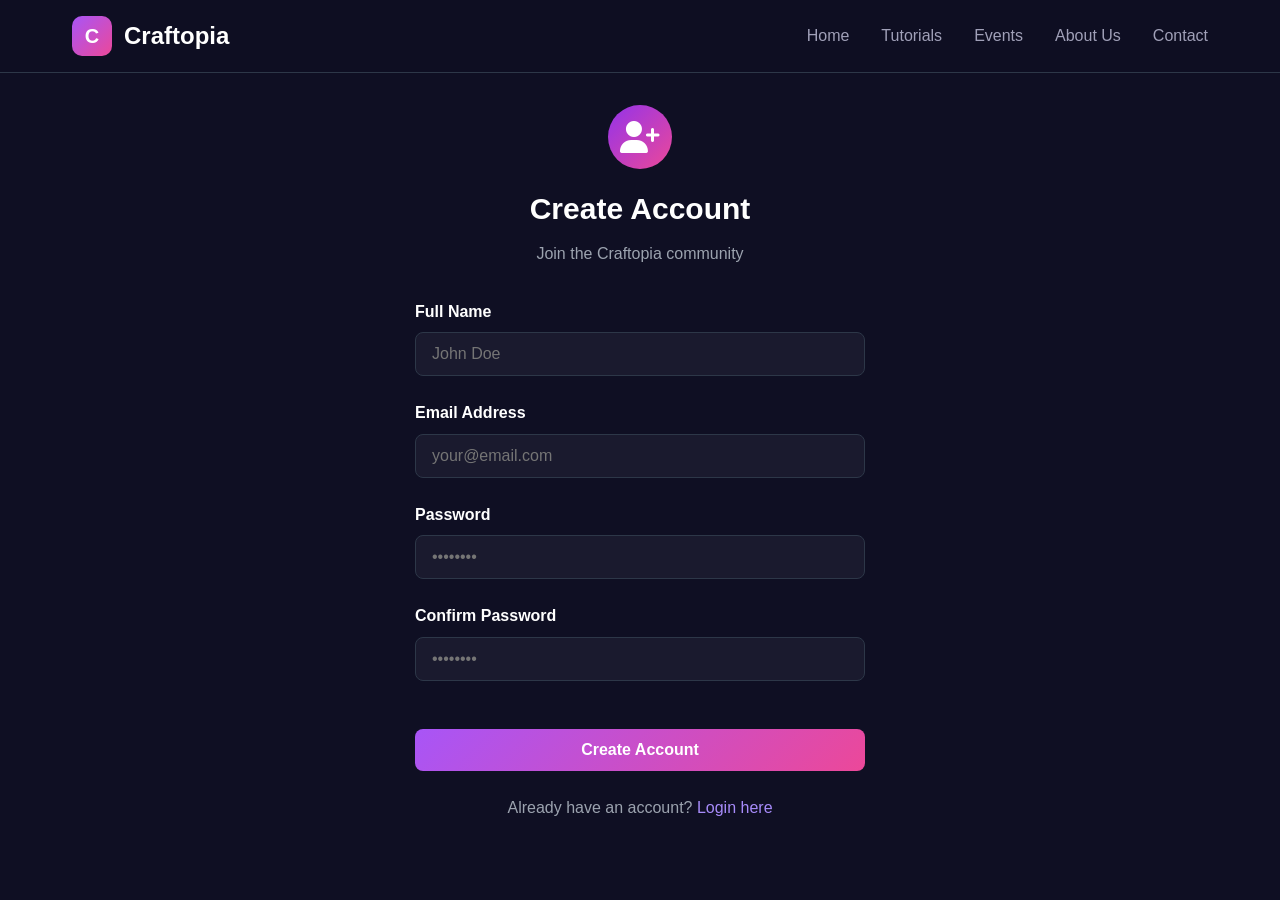
<file: register.html>
<!DOCTYPE html>
<html lang="en">
<head>
    <meta charset="UTF-8">
    <meta name="viewport" content="width=device-width, initial-scale=1.0">
    <title>Register - Craftopia</title>
    <link rel="stylesheet" href="styles.css">
    <link rel="stylesheet" href="https://cdnjs.cloudflare.com/ajax/libs/font-awesome/6.4.0/css/all.min.css">
</head>
<body>
    <nav class="navbar">
        <div class="container">
            <div class="nav-wrapper">
                <a href="index.html" class="logo">
                    <div class="logo-icon">C</div>
                    <span class="logo-text">Craftopia</span>
                </a>
                <div class="nav-links" id="navLinks">
                    <a href="index.html" class="nav-link">Home</a>
                    <a href="tutorials.html" class="nav-link">Tutorials</a>
                    <a href="events.html" class="nav-link">Events</a>
                    <a href="about.html" class="nav-link">About Us</a>
                    <a href="contact.html" class="nav-link">Contact</a>
                </div>
                <button class="mobile-menu-btn" id="mobileMenuBtn">
                    <i class="fas fa-bars"></i>
                </button>
            </div>
        </div>
    </nav>

    <main style="min-height: calc(100vh - 300px); display: flex; align-items: center; justify-content: center; padding: 2rem 1rem;">
        <div style="max-width: 450px; width: 100%;">
            <div class="card">
                <div style="text-align: center; margin-bottom: 2rem;">
                    <div style="width: 64px; height: 64px; background: linear-gradient(135deg, #9333ea, #ec4899); border-radius: 50%; display: flex; align-items: center; justify-content: center; margin: 0 auto 1rem;">
                        <i class="fas fa-user-plus" style="font-size: 2rem; color: white;"></i>
                    </div>
                    <h2 style="font-size: 1.875rem; font-weight: bold; color: white; margin-bottom: 0.5rem;">Create Account</h2>
                    <p style="color: #9ca3af;">Join the Craftopia community</p>
                </div>

                <form id="registerForm">
                    <div id="message" class="alert alert-error" style="display: none;"></div>

                    <div class="form-group">
                        <label for="name" class="form-label">Full Name</label>
                        <input type="text" id="name" class="form-input" placeholder="John Doe" required>
                    </div>

                    <div class="form-group">
                        <label for="email" class="form-label">Email Address</label>
                        <input type="email" id="email" class="form-input" placeholder="your@email.com" required>
                    </div>

                    <div class="form-group">
                        <label for="password" class="form-label">Password</label>
                        <div style="position: relative;">
                            <input type="password" id="password" class="form-input" placeholder="••••••••" required>
                        </div>
                    </div>

                    <div class="form-group">
                        <label for="confirmPassword" class="form-label">Confirm Password</label>
                        <input type="password" id="confirmPassword" class="form-input" placeholder="••••••••" required>
                    </div>

                    <button type="submit" class="btn btn-primary" style="width: 100%; justify-content: center; margin-top: 1.5rem;">
                        Create Account
                    </button>
                </form>

                <div style="margin-top: 1.5rem; text-align: center; color: #9ca3af;">
                    Already have an account? 
                    <a href="login.html" style="color: #a78bfa; text-decoration: none; font-weight: 500;">Login here</a>
                </div>
            </div>
        </div>
    </main>

    <script src="script.js"></script>
    <script src="register.js"></script>
</body>
</html>
</file>
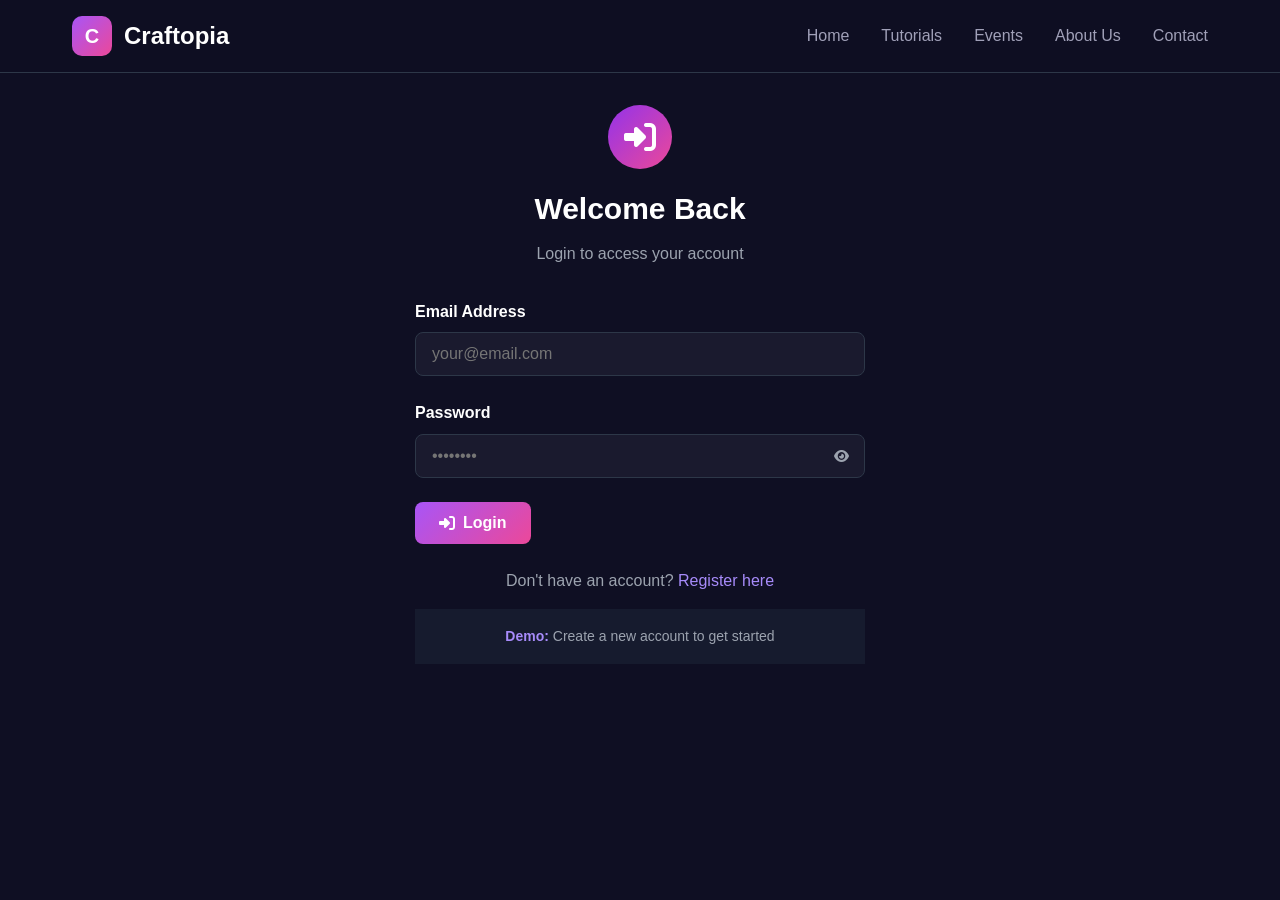
<file: submit-craft.html>
<!DOCTYPE html>
<html lang="en">
<head>
    <meta charset="UTF-8">
    <meta name="viewport" content="width=device-width, initial-scale=1.0">
    <title>Submit Craft - Craftopia</title>
    <link rel="stylesheet" href="styles.css">
    <link rel="stylesheet" href="https://cdnjs.cloudflare.com/ajax/libs/font-awesome/6.4.0/css/all.min.css">
</head>
<body>
    <!-- Navigation -->
    <nav class="navbar">
        <div class="container">
            <div class="nav-wrapper">
                <a href="index.html" class="logo">
                    <div class="logo-icon">C</div>
                    <span class="logo-text">Craftopia</span>
                </a>
                
                <div class="nav-links" id="navLinks">
                    <a href="index.html" class="nav-link">Home</a>
                    <a href="tutorials.html" class="nav-link">Tutorials</a>
                    <a href="events.html" class="nav-link">Events</a>
                    <a href="submit-craft.html" class="nav-link active">Submit Craft</a>
                    <a href="create-event.html" class="nav-link">Create Event</a>
                    <a href="about.html" class="nav-link">About Us</a>
                    <a href="contact.html" class="nav-link">Contact</a>
                </div>

                <div class="user-menu" id="userMenu"></div>

                <button class="mobile-menu-btn" id="mobileMenuBtn">
                    <i class="fas fa-bars"></i>
                </button>
            </div>
        </div>
    </nav>

    <!-- Main Content -->
    <main>
        <div class="container">
            <div class="form-container" style="max-width: 800px;">
                <div class="form-card">
                    <div class="form-header">
                        <h1 class="form-title">Submit Your Craft</h1>
                        <p class="form-subtitle">Share your creative tutorial with the community</p>
                    </div>

                    <div id="message" class="alert" style="display: none;"></div>

                    <form id="submitCraftForm">
                        <div class="form-group">
                            <label class="form-label">Craft Title *</label>
                            <input type="text" id="title" class="form-input" placeholder="e.g., Paper Quilling Art" required>
                        </div>

                        <div class="form-group">
                            <label class="form-label">Description *</label>
                            <textarea id="description" class="form-textarea" placeholder="Describe your craft project..." required></textarea>
                            <span class="form-hint">Give a brief overview of your craft</span>
                        </div>

                        <div class="form-row">
                            <div class="form-group">
                                <label class="form-label">Category *</label>
                                <select id="category" class="form-select" required>
                                    <option value="">Select category</option>
                                    <option value="Paper Crafts">Paper Crafts</option>
                                    <option value="Home Decor">Home Decor</option>
                                    <option value="Jewelry">Jewelry</option>
                                    <option value="Knitting">Knitting</option>
                                    <option value="Painting">Painting</option>
                                    <option value="DIY Beauty">DIY Beauty</option>
                                    <option value="Pottery">Pottery</option>
                                    <option value="Other">Other</option>
                                </select>
                            </div>

                            <div class="form-group">
                                <label class="form-label">Difficulty Level *</label>
                                <select id="difficulty" class="form-select" required>
                                    <option value="">Select difficulty</option>
                                    <option value="Easy">Easy</option>
                                    <option value="Medium">Medium</option>
                                    <option value="Hard">Hard</option>
                                </select>
                            </div>
                        </div>

                        <div class="form-group">
                            <label class="form-label">Time Required *</label>
                            <input type="text" id="timeRequired" class="form-input" placeholder="e.g., 2-3 hours" required>
                        </div>

                        <div class="form-group">
                            <label class="form-label">Materials Needed *</label>
                            <textarea id="materials" class="form-textarea" placeholder="List all materials needed..." required></textarea>
                            <span class="form-hint">List each material on a new line or separated by commas</span>
                        </div>

                        <div class="form-group">
                            <label class="form-label">Step-by-Step Instructions *</label>
                            <textarea id="instructions" class="form-textarea" rows="8" placeholder="1. First step...&#10;2. Second step...&#10;3. Third step..." required></textarea>
                            <span class="form-hint">Provide clear, numbered instructions</span>
                        </div>

                        <div class="form-group">
                            <label class="form-label">Image URL *</label>
                            <input type="url" id="imageUrl" class="form-input" placeholder="https://example.com/image.jpg" required>
                            <span class="form-hint">Paste a link to your craft image</span>
                        </div>

                        <div class="form-group">
                            <label class="form-label">Video URL (Optional)</label>
                            <input type="url" id="videoUrl" class="form-input" placeholder="https://youtube.com/watch?v=...">
                            <span class="form-hint">YouTube or Vimeo embed link</span>
                        </div>

                        <button type="submit" class="btn btn-primary form-submit">
                            <i class="fas fa-upload"></i>
                            Submit Craft Tutorial
                        </button>
                    </form>
                </div>
            </div>
        </div>
    </main>

    <!-- Footer -->
    <footer class="footer">
        <div class="container">
            <div class="footer-grid">
                <div class="footer-brand">
                    <div class="logo">
                        <div class="logo-icon">C</div>
                        <span class="logo-text">Craftopia</span>
                    </div>
                    <p class="footer-description">
                        Your ultimate destination for craft tutorials and creative inspiration.
                    </p>
                    <div class="social-links">
                        <a href="#"><i class="fab fa-facebook"></i></a>
                        <a href="#"><i class="fab fa-twitter"></i></a>
                        <a href="#"><i class="fab fa-instagram"></i></a>
                        <a href="#"><i class="fab fa-youtube"></i></a>
                    </div>
                </div>

                <div class="footer-links">
                    <h3>Quick Links</h3>
                    <ul>
                        <li><a href="tutorials.html">Tutorials</a></li>
                        <li><a href="events.html">Events</a></li>
                        <li><a href="submit-craft.html">Submit Craft</a></li>
                        <li><a href="create-event.html">Create Event</a></li>
                    </ul>
                </div>

                <div class="footer-links">
                    <h3>Company</h3>
                    <ul>
                        <li><a href="about.html">About Us</a></li>
                        <li><a href="contact.html">Contact</a></li>
                        <li><a href="#">Privacy Policy</a></li>
                        <li><a href="#">Terms of Service</a></li>
                    </ul>
                </div>
            </div>

            <div class="footer-bottom">
                <p>&copy; 2026 Craftopia. All rights reserved.</p>
            </div>
        </div>
    </footer>

    <script src="script.js"></script>
    <script src="submit-craft.js"></script>
</body>
</html>
</file>
<file: styles.css>
/* ============================================================================
   CRAFTOPIA - Complete Stylesheet
   Dark theme with purple and pink accents
   ============================================================================ */

/* === ROOT VARIABLES === */
:root {
    --primary: #a855f7;
    --primary-dark: #9333ea;
    --secondary: #ec4899;
    --secondary-dark: #db2777;
    --bg-primary: #0f0f23;
    --bg-secondary: #1a1a2e;
    --bg-card: #16213e;
    --text-primary: #ffffff;
    --text-secondary: #a0a0b8;
    --border: #2d3748;
    --success: #10b981;
    --error: #ef4444;
    --warning: #f59e0b;
}

/* === RESET & BASE === */
* {
    margin: 0;
    padding: 0;
    box-sizing: border-box;
}

body {
    font-family: 'Inter', -apple-system, BlinkMacSystemFont, 'Segoe UI', Roboto, sans-serif;
    background: var(--bg-primary);
    color: var(--text-primary);
    line-height: 1.6;
    overflow-x: hidden;
}

/* === CONTAINER === */
.container {
    max-width: 1200px;
    margin: 0 auto;
    padding: 0 2rem;
}

/* === NAVIGATION === */
.navbar {
    background: rgba(15, 15, 35, 0.95);
    backdrop-filter: blur(10px);
    position: sticky;
    top: 0;
    z-index: 1000;
    border-bottom: 1px solid var(--border);
}

.nav-wrapper {
    display: flex;
    align-items: center;
    justify-content: space-between;
    padding: 1rem 0;
}

.logo {
    display: flex;
    align-items: center;
    gap: 0.75rem;
    text-decoration: none;
    color: var(--text-primary);
    font-weight: 700;
    font-size: 1.5rem;
}

.logo-icon {
    width: 40px;
    height: 40px;
    background: linear-gradient(135deg, var(--primary), var(--secondary));
    border-radius: 10px;
    display: flex;
    align-items: center;
    justify-content: center;
    font-weight: 800;
    font-size: 1.25rem;
}

.nav-links {
    display: flex;
    gap: 2rem;
    align-items: center;
}

.nav-link {
    color: var(--text-secondary);
    text-decoration: none;
    font-weight: 500;
    transition: color 0.3s;
    position: relative;
}

.nav-link:hover,
.nav-link.active {
    color: var(--primary);
}

.nav-link.active::after {
    content: '';
    position: absolute;
    bottom: -8px;
    left: 0;
    right: 0;
    height: 2px;
    background: var(--primary);
}

.user-menu {
    display: flex;
    gap: 1rem;
    align-items: center;
}

.mobile-menu-btn {
    display: none;
    background: none;
    border: none;
    color: var(--text-primary);
    font-size: 1.5rem;
    cursor: pointer;
}

/* === BUTTONS === */
.btn {
    display: inline-flex;
    align-items: center;
    gap: 0.5rem;
    padding: 0.75rem 1.5rem;
    border-radius: 8px;
    font-weight: 600;
    text-decoration: none;
    transition: all 0.3s;
    border: none;
    cursor: pointer;
    font-size: 1rem;
}

.btn-primary {
    background: linear-gradient(135deg, var(--primary), var(--secondary));
    color: white;
}

.btn-primary:hover {
    transform: translateY(-2px);
    box-shadow: 0 10px 25px rgba(168, 85, 247, 0.4);
}

.btn-secondary {
    background: var(--bg-card);
    color: var(--text-primary);
    border: 1px solid var(--border);
}

.btn-secondary:hover {
    background: var(--bg-secondary);
    border-color: var(--primary);
}

.btn-white {
    background: white;
    color: var(--bg-primary);
}

.btn-white:hover {
    transform: translateY(-2px);
    box-shadow: 0 10px 25px rgba(255, 255, 255, 0.2);
}

.btn-outline {
    background: transparent;
    color: white;
    border: 2px solid white;
}

.btn-outline:hover {
    background: white;
    color: var(--bg-primary);
}

.btn-icon {
    padding: 0.5rem;
    width: 40px;
    height: 40px;
    display: flex;
    align-items: center;
    justify-content: center;
}

.btn-small {
    padding: 0.5rem 1rem;
    font-size: 0.875rem;
}

/* === HERO SECTION === */
.hero {
    position: relative;
    padding: 8rem 0;
    overflow: hidden;
}

.hero-bg {
    position: absolute;
    top: 0;
    left: 0;
    right: 0;
    bottom: 0;
    background: radial-gradient(circle at 20% 50%, rgba(168, 85, 247, 0.15), transparent 50%),
                radial-gradient(circle at 80% 50%, rgba(236, 72, 153, 0.15), transparent 50%);
}

.hero-content {
    position: relative;
    z-index: 1;
    text-align: center;
    max-width: 800px;
    margin: 0 auto;
}

.hero-badge {
    display: inline-flex;
    align-items: center;
    gap: 0.5rem;
    padding: 0.5rem 1rem;
    background: rgba(168, 85, 247, 0.1);
    border: 1px solid rgba(168, 85, 247, 0.3);
    border-radius: 50px;
    color: var(--primary);
    font-size: 0.875rem;
    margin-bottom: 2rem;
}

.hero-title {
    font-size: 4rem;
    font-weight: 800;
    line-height: 1.1;
    margin-bottom: 1.5rem;
}

.gradient-text {
    background: linear-gradient(135deg, var(--primary), var(--secondary));
    -webkit-background-clip: text;
    -webkit-text-fill-color: transparent;
    background-clip: text;
}

.white-text {
    color: white;
}

.hero-description {
    font-size: 1.25rem;
    color: var(--text-secondary);
    margin-bottom: 2.5rem;
    line-height: 1.8;
}

.hero-buttons {
    display: flex;
    gap: 1rem;
    justify-content: center;
    flex-wrap: wrap;
}

/* === SECTIONS === */
.section {
    padding: 5rem 0;
}

.section-header {
    display: flex;
    justify-content: space-between;
    align-items: center;
    margin-bottom: 3rem;
}

.section-title {
    font-size: 2.5rem;
    font-weight: 700;
    margin-bottom: 0.5rem;
}

.section-subtitle {
    color: var(--text-secondary);
    font-size: 1.125rem;
}

.view-all {
    display: inline-flex;
    align-items: center;
    gap: 0.5rem;
    color: var(--primary);
    text-decoration: none;
    font-weight: 600;
    transition: gap 0.3s;
}

.view-all:hover {
    gap: 1rem;
}

/* === CRAFT GRID === */
.craft-grid {
    display: grid;
    grid-template-columns: repeat(auto-fill, minmax(300px, 1fr));
    gap: 2rem;
}

.craft-card {
    background: var(--bg-card);
    border-radius: 12px;
    overflow: hidden;
    transition: transform 0.3s, box-shadow 0.3s;
    border: 1px solid var(--border);
}

.craft-card:hover {
    transform: translateY(-5px);
    box-shadow: 0 20px 40px rgba(0, 0, 0, 0.4);
}

.craft-image {
    width: 100%;
    height: 200px;
    object-fit: cover;
    background: var(--bg-secondary);
}

.craft-content {
    padding: 1.5rem;
}

.craft-category {
    display: inline-block;
    padding: 0.25rem 0.75rem;
    background: rgba(168, 85, 247, 0.1);
    color: var(--primary);
    border-radius: 50px;
    font-size: 0.75rem;
    font-weight: 600;
    margin-bottom: 0.75rem;
}

.craft-title {
    font-size: 1.25rem;
    font-weight: 700;
    margin-bottom: 0.5rem;
    color: var(--text-primary);
}

.craft-description {
    color: var(--text-secondary);
    font-size: 0.875rem;
    margin-bottom: 1rem;
    display: -webkit-box;
    -webkit-line-clamp: 2;
    -webkit-box-orient: vertical;
    overflow: hidden;
}

.craft-meta {
    display: flex;
    justify-content: space-between;
    align-items: center;
    padding-top: 1rem;
    border-top: 1px solid var(--border);
}

.craft-stats {
    display: flex;
    gap: 1rem;
    color: var(--text-secondary);
    font-size: 0.875rem;
}

.craft-stat {
    display: flex;
    align-items: center;
    gap: 0.25rem;
}

.craft-actions {
    display: flex;
    gap: 0.5rem;
}

.icon-btn {
    width: 32px;
    height: 32px;
    display: flex;
    align-items: center;
    justify-content: center;
    background: rgba(255, 255, 255, 0.05);
    border: none;
    border-radius: 6px;
    color: var(--text-secondary);
    cursor: pointer;
    transition: all 0.3s;
}

.icon-btn:hover {
    background: var(--primary);
    color: white;
}

.icon-btn.active {
    background: var(--primary);
    color: white;
}

/* === EVENT GRID === */
.event-grid {
    display: grid;
    grid-template-columns: repeat(auto-fill, minmax(300px, 1fr));
    gap: 2rem;
}

.event-card {
    background: var(--bg-card);
    border-radius: 12px;
    overflow: hidden;
    transition: transform 0.3s, box-shadow 0.3s;
    border: 1px solid var(--border);
}

.event-card:hover {
    transform: translateY(-5px);
    box-shadow: 0 20px 40px rgba(0, 0, 0, 0.4);
}

.event-image {
    width: 70%;
    height: 180px;
    object-fit: cover;
    background: var(--bg-secondary);
}

.event-content {
    padding: 1.5rem;
}

.event-badge {
    display: inline-block;
    padding: 0.25rem 0.75rem;
    background: rgba(236, 72, 153, 0.1);
    color: var(--secondary);
    border-radius: 50px;
    font-size: 0.75rem;
    font-weight: 600;
    margin-bottom: 0.75rem;
}

.event-title {
    font-size: 1.25rem;
    font-weight: 700;
    margin-bottom: 1rem;
    color: var(--text-primary);
}

.event-info {
    display: flex;
    flex-direction: column;
    gap: 0.5rem;
    margin-bottom: 1rem;
}

.event-info-item {
    display: flex;
    align-items: center;
    gap: 0.5rem;
    color: var(--text-secondary);
    font-size: 0.875rem;
}

.event-info-item i {
    color: var(--primary);
    width: 16px;
}

/* === CTA BOX === */
.cta-box {
    background: linear-gradient(135deg, var(--primary), var(--secondary));
    padding: 4rem;
    border-radius: 20px;
    text-align: center;
}

.cta-title {
    font-size: 2.5rem;
    font-weight: 700;
    margin-bottom: 1rem;
}

.cta-description {
    font-size: 1.125rem;
    margin-bottom: 2rem;
    opacity: 0.9;
}

.cta-buttons {
    display: flex;
    gap: 1rem;
    justify-content: center;
    flex-wrap: wrap;
}

/* === FOOTER === */
.footer {
    background: var(--bg-secondary);
    border-top: 1px solid var(--border);
    padding: 4rem 0 2rem;
}

.footer-grid {
    display: grid;
    grid-template-columns: 2fr 1fr 1fr;
    gap: 3rem;
    margin-bottom: 3rem;
}

.footer-brand .logo {
    margin-bottom: 1rem;
}

.footer-description {
    color: var(--text-secondary);
    line-height: 1.8;
    margin-bottom: 1.5rem;
}

.social-links {
    display: flex;
    gap: 1rem;
}

.social-links a {
    width: 40px;
    height: 40px;
    display: flex;
    align-items: center;
    justify-content: center;
    background: var(--bg-card);
    border-radius: 8px;
    color: var(--text-secondary);
    text-decoration: none;
    transition: all 0.3s;
}

.social-links a:hover {
    background: var(--primary);
    color: white;
}

.footer-links h3 {
    font-size: 1.125rem;
    margin-bottom: 1rem;
}

.footer-links ul {
    list-style: none;
}

.footer-links li {
    margin-bottom: 0.75rem;
}

.footer-links a {
    color: var(--text-secondary);
    text-decoration: none;
    transition: color 0.3s;
}

.footer-links a:hover {
    color: var(--primary);
}

.footer-bottom {
    padding-top: 2rem;
    border-top: 1px solid var(--border);
    text-align: center;
    color: var(--text-secondary);
}

/* === FORMS === */
.form-container {
    max-width: 500px;
    margin: 4rem auto;
    padding: 2rem;
}

.form-card {
    background: var(--bg-card);
    padding: 3rem;
    border-radius: 16px;
    border: 1px solid var(--border);
}

.form-header {
    text-align: center;
    margin-bottom: 2rem;
}

.form-title {
    font-size: 2rem;
    font-weight: 700;
    margin-bottom: 0.5rem;
}

.form-subtitle {
    color: var(--text-secondary);
}

.form-group {
    margin-bottom: 1.5rem;
}

.form-label {
    display: block;
    margin-bottom: 0.5rem;
    font-weight: 600;
    color: var(--text-primary);
}

.form-input,
.form-textarea,
.form-select {
    width: 100%;
    padding: 0.75rem 1rem;
    background: var(--bg-secondary);
    border: 1px solid var(--border);
    border-radius: 8px;
    color: var(--text-primary);
    font-size: 1rem;
    transition: border-color 0.3s;
}

.form-input:focus,
.form-textarea:focus,
.form-select:focus {
    outline: none;
    border-color: var(--primary);
}

.form-textarea {
    resize: vertical;
    min-height: 120px;
}

.form-row {
    display: grid;
    grid-template-columns: 1fr 1fr;
    gap: 1rem;
}

.form-hint {
    font-size: 0.875rem;
    color: var(--text-secondary);
    margin-top: 0.25rem;
}

.form-submit {
    width: 100%;
    margin-top: 1rem;
}

.form-footer {
    text-align: center;
    margin-top: 1.5rem;
    color: var(--text-secondary);
}

.form-footer a {
    color: var(--primary);
    text-decoration: none;
    font-weight: 600;
}

.form-footer a:hover {
    text-decoration: underline;
}

/* === ALERTS === */
.alert {
    padding: 1rem;
    border-radius: 8px;
    margin-bottom: 1rem;
    display: flex;
    align-items: center;
    gap: 0.75rem;
}

.alert-success {
    background: rgba(16, 185, 129, 0.1);
    border: 1px solid var(--success);
    color: var(--success);
}

.alert-error {
    background: rgba(239, 68, 68, 0.1);
    border: 1px solid var(--error);
    color: var(--error);
}

.alert-warning {
    background: rgba(245, 158, 11, 0.1);
    border: 1px solid var(--warning);
    color: var(--warning);
}

/* === SEARCH BAR === */
.search-bar {
    position: relative;
    margin-bottom: 2rem;
}

.search-bar i {
    position: absolute;
    left: 1rem;
    top: 50%;
    transform: translateY(-50%);
    color: var(--text-secondary);
}

.search-input {
    width: 100%;
    padding: 1rem 1rem 1rem 3rem;
    background: var(--bg-card);
    border: 1px solid var(--border);
    border-radius: 12px;
    color: var(--text-primary);
    font-size: 1rem;
}

.search-input:focus {
    outline: none;
    border-color: var(--primary);
}

/* === FILTERS === */
.filter-section {
    background: var(--bg-card);
    padding: 1.5rem;
    border-radius: 12px;
    border: 1px solid var(--border);
    margin-bottom: 2rem;
}

.filter-header {
    display: flex;
    align-items: center;
    gap: 0.5rem;
    margin-bottom: 1rem;
    font-weight: 600;
}

.filter-group {
    margin-bottom: 1.5rem;
}

.filter-group:last-child {
    margin-bottom: 0;
}

.filter-buttons {
    display: flex;
    flex-wrap: wrap;
    gap: 0.5rem;
}

.filter-btn {
    padding: 0.5rem 1rem;
    background: var(--bg-secondary);
    border: 1px solid var(--border);
    border-radius: 8px;
    color: var(--text-secondary);
    cursor: pointer;
    transition: all 0.3s;
    font-size: 0.875rem;
}

.filter-btn:hover {
    border-color: var(--primary);
    color: var(--primary);
}

.filter-btn.active {
    background: var(--primary);
    border-color: var(--primary);
    color: white;
}

/* === EMPTY STATE === */
.empty-state {
    text-align: center;
    padding: 4rem 2rem;
}

.empty-icon {
    font-size: 4rem;
    color: var(--text-secondary);
    margin-bottom: 1rem;
}

.empty-title {
    font-size: 1.5rem;
    font-weight: 700;
    margin-bottom: 0.5rem;
}

.empty-description {
    color: var(--text-secondary);
}

/* === DETAIL PAGE === */
.detail-hero {
    padding: 3rem 0;
}

.detail-content {
    display: grid;
    grid-template-columns: 2fr 1fr;
    gap: 3rem;
    padding: 3rem 0;
}

.detail-main {
    background: var(--bg-card);
    padding: 2rem;
    border-radius: 12px;
    border: 1px solid var(--border);
}

.detail-sidebar {
    position: sticky;
    top: 100px;
    align-self: start;
}

.sidebar-card {
    background: var(--bg-card);
    padding: 2rem;
    border-radius: 12px;
    border: 1px solid var(--border);
    margin-bottom: 1.5rem;
}

.sidebar-title {
    font-size: 1.25rem;
    font-weight: 700;
    margin-bottom: 1rem;
}

/* === RESPONSIVE === */
@media (max-width: 968px) {
    .nav-links {
        display: none;
    }
    
    .mobile-menu-btn {
        display: block;
    }
    
    .hero-title {
        font-size: 2.5rem;
    }
    
    .section-header {
        flex-direction: column;
        align-items: flex-start;
        gap: 1rem;
    }
    
    .craft-grid,
    .event-grid {
        grid-template-columns: 1fr;
    }
    
    .footer-grid {
        grid-template-columns: 1fr;
    }
    
    .form-row {
        grid-template-columns: 1fr;
    }
    
    .detail-content {
        grid-template-columns: 1fr;
    }
    
    .cta-box {
        padding: 2rem;
    }
    
    .cta-title {
        font-size: 1.75rem;
    }
}

@media (max-width: 640px) {
    .container {
        padding: 0 1rem;
    }
    
    .hero {
        padding: 4rem 0;
    }
    
    .hero-title {
        font-size: 2rem;
    }
    
    .hero-description {
        font-size: 1rem;
    }
    
    .section {
        padding: 3rem 0;
    }
    
    .section-title {
        font-size: 1.75rem;
    }
}
/* ====== Common Card Styling ====== */
.craft-card, .event-card {
    background: var(--bg-secondary);
    border-radius: 12px;
    overflow: hidden;
    box-shadow: 0 4px 10px rgba(0,0,0,0.15);
    cursor: pointer;
    transition: transform 0.3s, box-shadow 0.3s;
    display: flex;
    flex-direction: column;
}

.craft-card img, .event-card img {
    width: 100%;
    height: 180px;
    object-fit: cover;
}

.craft-card:hover, .event-card:hover {
    transform: translateY(-5px);
    box-shadow: 0 6px 15px rgba(0,0,0,0.25);
}

.craft-info, .event-content {
    padding: 1rem;
}

.craft-meta, .event-info {
    display: flex;
    gap: 1rem;
    margin-top: 0.5rem;
    flex-wrap: wrap;
}

.event-badge {
    background: var(--primary);
    color: #fff;
    padding: 0.25rem 0.5rem;
    border-radius: 6px;
    font-size: 0.75rem;
    font-weight: 600;
}

/* ====== Grid Layout ====== */
.craft-grid, .event-grid {
    display: grid;
    grid-template-columns: repeat(auto-fit, minmax(220px, 1fr));
    gap: 1.5rem;
}
</file>
